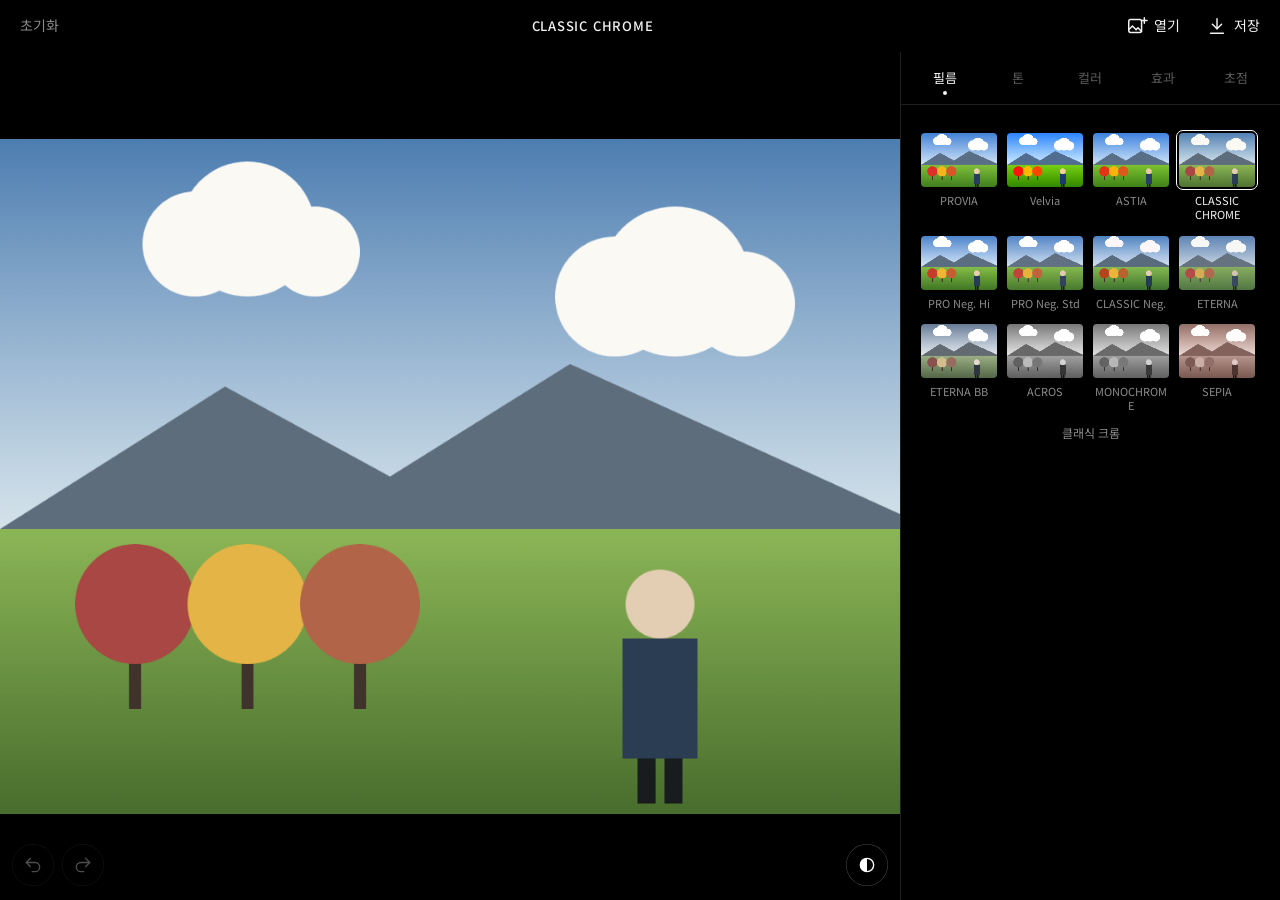
<file: film-3da31d36/index.html>
<!DOCTYPE html>
<html lang="ko">
<head>
<meta charset="utf-8">
<meta name="viewport" content="width=device-width,initial-scale=1,viewport-fit=cover">
<title>필름 시뮬레이션 필터</title>
<meta name="robots" content="noindex,nofollow">
<meta name="theme-color" content="#000000">
<meta name="apple-mobile-web-app-capable" content="yes">
<meta name="mobile-web-app-capable" content="yes">
<meta name="apple-mobile-web-app-status-bar-style" content="black">
<meta name="apple-mobile-web-app-title" content="Film">
<link rel="apple-touch-icon" href="icon-180.png">
<link rel="icon" href="icon-180.png">
<link rel="manifest" href="manifest.json">
<link rel="preconnect" href="https://fonts.googleapis.com">
<link href="https://fonts.googleapis.com/css2?family=Noto+Sans+KR:wght@400;500&display=swap" rel="stylesheet">
<style>
/* VOICE: quiet and exact, like a camera's own screen: the photo speaks, the chrome whispers.
   IDEA: a phone camera app: black ground, thin white lines, controls only where your thumb is.
   PICTURE: the photo itself, as large as the screen allows, with small overlay controls on its corners.
   COLOUR and TYPE: pure black, white, greys; one yellow only for the focus frame. Noto Sans KR 400/500, small and light.
   LAYOUT: top bar, photo, one tool panel, tab bar at the thumb. Above 900px the panel moves to a right column. */
:root{color-scheme:dark;--bg:#000;--ink:#f2f2f2;--mut:#8b8b8b;--dim:#5a5a5a;--line:#1f1f1f;--chip:#161616;--af:#ffd23f}
:root[data-theme=light],:root[data-theme=dark]{color-scheme:dark}
*{box-sizing:border-box;min-width:0;-webkit-tap-highlight-color:transparent}
html,body{height:100%}
body{margin:0;background:var(--bg);color:var(--ink);font:15px/1.4 "Noto Sans KR",-apple-system,system-ui,sans-serif;overflow:hidden;-webkit-user-select:none;user-select:none}
button{font:inherit;color:inherit;background:none;border:0;padding:0;cursor:pointer}
button:focus-visible,input:focus-visible,.tbtn:focus-within{outline:1.5px solid #fff;outline-offset:2px;border-radius:8px}
svg.i{width:22px;height:22px;fill:none;stroke:currentColor;stroke-width:1.6;stroke-linecap:round;stroke-linejoin:round;flex:none}

.app{height:100%;height:100dvh;display:grid;grid-template-rows:auto minmax(0,1fr) auto;padding-top:env(safe-area-inset-top)}
.top{display:flex;align-items:center;gap:6px;height:52px;padding:0 max(10px,env(safe-area-inset-left)) 0 max(10px,env(safe-area-inset-right))}
.tbtn{position:relative;display:inline-flex;align-items:center;gap:6px;min-height:44px;padding:0 10px;font-size:14px;color:var(--ink)}
.tbtn.q{color:var(--mut)}
.tbtn input{position:absolute;width:1px;height:1px;opacity:0}
.name{flex:1;text-align:center;font-size:13px;color:var(--mut);letter-spacing:.06em;white-space:nowrap;overflow:hidden;text-overflow:ellipsis}
.name b{color:var(--ink);font-weight:500}

.view{position:relative;overflow:hidden;touch-action:manipulation}
.view canvas{position:absolute;inset:6px 0;width:100%;height:calc(100% - 12px);object-fit:contain;display:block}
.ov{position:absolute;bottom:14px;display:flex;gap:8px}
.ov.l{left:12px}.ov.r{right:12px}
.rb{width:42px;height:42px;border-radius:50%;display:grid;place-items:center;background:rgba(0,0,0,.5);box-shadow:inset 0 0 0 .5px rgba(255,255,255,.28);color:#fff;transition:opacity .15s}
.rb:disabled{opacity:.3;cursor:default}
.rb svg.i{width:20px;height:20px}
.rb.on{background:#fff;color:#000}
.af{position:absolute;width:62px;height:62px;margin:-31px 0 0 -31px;border:1.5px solid var(--af);border-radius:3px;pointer-events:none;opacity:0;transform:scale(1.3);transition:opacity .2s,transform .2s}
.af.on{opacity:1;transform:scale(1)}
.badge{position:absolute;top:14px;left:50%;transform:translateX(-50%);padding:5px 11px;border-radius:99px;background:rgba(0,0,0,.55);box-shadow:inset 0 0 0 .5px rgba(255,255,255,.25);font-size:12px;color:#fff;opacity:0;transition:opacity .15s;pointer-events:none;white-space:nowrap}
.badge.on{opacity:1}

.side{display:flex;flex-direction:column;border-top:.5px solid var(--line)}
.panel{height:188px;overflow-y:auto;padding:6px 18px 4px;overscroll-behavior:contain;scrollbar-width:none}
.panel::-webkit-scrollbar{display:none}
.pane[hidden]{display:none}
.tabs{display:flex;justify-content:space-around;padding:2px 8px calc(4px + env(safe-area-inset-bottom));border-top:.5px solid var(--line)}
.tab{flex:1;min-height:48px;font-size:13px;color:var(--dim);position:relative}
.tab[aria-selected=true]{color:var(--ink)}
.tab[aria-selected=true]::after{content:"";position:absolute;left:50%;bottom:7px;width:4px;height:4px;margin-left:-2px;border-radius:50%;background:var(--ink)}

.reel{display:flex;gap:10px;overflow-x:auto;scroll-snap-type:x proximity;padding:14px 2px 6px;scrollbar-width:none}
.reel::-webkit-scrollbar{display:none}
.fr{flex:none;width:72px;display:flex;flex-direction:column;align-items:center;gap:7px;scroll-snap-align:center}
.fr canvas{width:72px;height:52px;border-radius:4px;object-fit:cover;background:#151515;display:block;outline:1.5px solid transparent;outline-offset:2px;transition:outline-color .15s}
.fr span{font-size:11px;color:var(--mut);line-height:1.25;text-align:center;width:100%;overflow-wrap:anywhere}
.fr[aria-pressed=true] canvas{outline-color:#fff}
.fr[aria-pressed=true] span{color:var(--ink)}
.sub{font-size:12px;color:var(--mut);text-align:center;margin:6px 0 0;min-height:17px}

.sl{display:grid;grid-template-columns:76px minmax(0,1fr) 44px;align-items:center;gap:10px;min-height:52px}
.sl label{font-size:13px;color:var(--mut)}
.sl output{font-size:14px;text-align:right;font-variant-numeric:tabular-nums;white-space:nowrap}
.sl output.z{color:var(--dim)}
input[type=range]{-webkit-appearance:none;appearance:none;width:100%;height:36px;margin:0;background:transparent;cursor:pointer}
input[type=range]::-webkit-slider-runnable-track{height:2px;border-radius:2px;background:var(--trk,#333)}
input[type=range]::-moz-range-track{height:2px;border-radius:2px;background:var(--trk,#333)}
input[type=range]::-webkit-slider-thumb{-webkit-appearance:none;width:20px;height:20px;margin-top:-9px;border-radius:50%;background:#fff;border:0;box-shadow:0 1px 4px rgba(0,0,0,.6)}
input[type=range]::-moz-range-thumb{width:20px;height:20px;border-radius:50%;background:#fff;border:0}
input[type=range]:disabled{opacity:.35}
.sg{display:grid;grid-template-columns:76px minmax(0,1fr);align-items:center;gap:10px;min-height:52px}
.sg>span{font-size:13px;color:var(--mut)}
.pills{display:flex;gap:6px;flex-wrap:wrap}
.pills button{flex:1;min-height:34px;padding:0 8px;border-radius:99px;font-size:13px;color:var(--mut);background:var(--chip)}
.pills button[aria-pressed=true]{background:var(--ink);color:#000}
.tip{font-size:12px;color:var(--mut);margin:4px 0 8px}

.toast{position:fixed;left:50%;top:calc(64px + env(safe-area-inset-top));transform:translateX(-50%);padding:9px 15px;border-radius:99px;background:#f2f2f2;color:#000;font-size:13px;opacity:0;transition:opacity .2s;pointer-events:none;z-index:10;white-space:nowrap}
.toast.on{opacity:1}
.sheet{position:fixed;inset:0;background:rgba(0,0,0,.94);display:none;flex-direction:column;align-items:center;justify-content:center;gap:14px;padding:20px;z-index:9}
.sheet.on{display:flex}
.sheet img{max-width:100%;max-height:74vh;-webkit-user-select:auto;user-select:auto;-webkit-touch-callout:default}
.sheet p{margin:0;font-size:14px;color:var(--mut)}
.sheet button{min-height:44px;padding:0 22px;border-radius:99px;box-shadow:inset 0 0 0 .5px #555}

@media(min-width:900px){
 .app{grid-template-columns:minmax(0,1fr) 380px;grid-template-rows:auto minmax(0,1fr)}
 .top{grid-column:1/-1}
 .side{border-top:0;border-left:.5px solid var(--line)}
 .tabs{order:-1;border-top:0;border-bottom:.5px solid var(--line);padding-bottom:2px}
 .panel{height:auto;flex:1;padding-top:14px}
 .reel{flex-wrap:wrap;overflow:visible;gap:14px 10px}
 .fr{width:76px}.fr canvas{width:76px;height:54px}
}
@media(prefers-reduced-motion:reduce){*{transition:none!important}}
</style>
</head>
<body>
<svg width="0" height="0" style="position:absolute" aria-hidden="true">
 <symbol id="i-undo" viewBox="0 0 24 24"><path d="M9 14 4 9l5-5"/><path d="M4 9h10.5a5.5 5.5 0 0 1 0 11H11"/></symbol>
 <symbol id="i-redo" viewBox="0 0 24 24"><path d="m15 14 5-5-5-5"/><path d="M20 9H9.5a5.5 5.5 0 0 0 0 11H13"/></symbol>
 <symbol id="i-cmp" viewBox="0 0 24 24"><circle cx="12" cy="12" r="8"/><path d="M12 4a8 8 0 0 0 0 16z" fill="currentColor" stroke="none"/></symbol>
 <symbol id="i-open" viewBox="0 0 24 24"><rect x="3" y="5" width="14" height="14" rx="2"/><path d="m3 16 4-4 4 4 2-2 4 4"/><path d="M20 3v6M17 6h6"/></symbol>
 <symbol id="i-save" viewBox="0 0 24 24"><path d="M12 4v11"/><path d="m7 10 5 5 5-5"/><path d="M5 20h14"/></symbol>
</svg>
<div class="app">
 <header class="top">
  <button class="tbtn q" id="reset" type="button">초기화</button>
  <div class="name" id="name"><b>CLASSIC CHROME</b></div>
  <label class="tbtn" title="사진 열기"><svg class="i"><use href="#i-open"/></svg>열기<input type="file" id="file" accept="image/*"></label>
  <button class="tbtn" id="save" type="button"><svg class="i"><use href="#i-save"/></svg>저장</button>
 </header>
 <main class="view" id="view">
  <canvas id="cv" aria-label="보정된 사진 미리보기"></canvas>
  <div class="af" id="af"></div>
  <div class="badge" id="badge"></div>
  <div class="ov l">
   <button class="rb" id="undo" type="button" aria-label="이전 단계"><svg class="i"><use href="#i-undo"/></svg></button>
   <button class="rb" id="redo" type="button" aria-label="다시 실행"><svg class="i"><use href="#i-redo"/></svg></button>
  </div>
  <div class="ov r"><button class="rb" id="hold" type="button" aria-label="누르고 있는 동안 원본 보기"><svg class="i"><use href="#i-cmp"/></svg></button></div>
 </main>
 <section class="side">
  <div class="panel" id="panel">
   <div class="pane" data-p="film"><div class="reel" id="reel" role="group" aria-label="필름 시뮬레이션"></div><p class="sub" id="simk"></p></div>
   <div class="pane" data-p="tone" hidden></div>
   <div class="pane" data-p="color" hidden></div>
   <div class="pane" data-p="fx" hidden></div>
   <div class="pane" data-p="focus" hidden></div>
  </div>
  <nav class="tabs" role="tablist" id="tabs">
   <button class="tab" role="tab" data-t="film" aria-selected="true">필름</button>
   <button class="tab" role="tab" data-t="tone" aria-selected="false">톤</button>
   <button class="tab" role="tab" data-t="color" aria-selected="false">컬러</button>
   <button class="tab" role="tab" data-t="fx" aria-selected="false">효과</button>
   <button class="tab" role="tab" data-t="focus" aria-selected="false">초점</button>
  </nav>
 </section>
</div>
<div class="sheet" id="sheet"><img id="outimg" alt="보정된 사진"><p>이미지를 길게 눌러 사진에 저장하세요</p><button id="close" type="button">닫기</button></div>
<div class="toast" id="toast" role="status"></div>
<script type="text/plain" id="engine">
const SIMS=[
 {id:'provia',sat:1,con:.12},
 {id:'velvia',sat:1.38,con:.3,bands:[['b','c',-.05,1.12],['g','y',.08,1.15],['r','r',0,1.1]]},
 {id:'astia',sat:1.1,con:.04,bands:[['r','y',.08,.95]],hi:[.012,.006,0]},
 {id:'cc',sat:.72,con:.26,blk:.025,wht:.03,bands:[['r','r',0,.78],['g','y',.22,.8],['b','c',.18,.85]],sh:[-.012,.006,.018],hi:[.015,.008,-.012]},
 {id:'pnh',sat:.88,con:.2,bands:[['r','y',.06,.92]]},
 {id:'pns',sat:.8,con:-.02,blk:.015,bands:[['r','y',.05,.9]]},
 {id:'cn',sat:.82,con:.34,blk:.02,wht:.03,bands:[['g','c',.25,.85],['r','y',.18,.9],['b','c',.1,.9]],sh:[-.03,.012,.008],hi:[.02,-.006,.004]},
 {id:'et',sat:.6,con:-.16,blk:.04,wht:.03,bands:[['g','c',.12,.85]],sh:[-.01,.006,.012]},
 {id:'ebb',sat:.32,con:.45,blk:.01},
 {id:'acros',mono:1,con:.3,grain:.5},
 {id:'mono',mono:1,con:.15},
 {id:'sepia',mono:1,con:.08,tint:[.07,.015]}
];
const yiq=(r,g,b)=>[.596*r-.274*g-.322*b,.211*r-.523*g+.312*b];
const ang=c=>{const q=yiq(c[0],c[1],c[2]);return Math.atan2(q[1],q[0])};
const HA={r:ang([1,.1,.1]),y:ang([1,.85,.1]),g:ang([.2,.8,.2]),c:ang([.1,.8,.9]),b:ang([.15,.3,1])};
const wrapA=a=>{while(a>Math.PI)a-=2*Math.PI;while(a<-Math.PI)a+=2*Math.PI;return a};
const GT=256,tile=new Float32Array(GT*GT);
{const raw=new Float32Array(GT*GT);for(let i=0;i<raw.length;i++)raw[i]=(Math.random()+Math.random()+Math.random()-1.5)*1.4;
 for(let y=0;y<GT;y++)for(let x=0;x<GT;x++){let s=0;for(let dy=-1;dy<2;dy++)for(let dx=-1;dx<2;dx++)s+=raw[((y+dy+GT)%GT)*GT+(x+dx+GT)%GT]*(dx||dy?.6:1.6);tile[y*GT+x]=s/4.4}}

function toneLUT(sim,S){
 const L=new Float32Array(1024),con=sim.con||0,blk=sim.blk||0,wht=sim.wht||0;
 for(let i=0;i<1024;i++){let y=i/1023;
  y=y+con*(y*y*(3-2*y)-y);
  y-=S.sh*.045*(1-y)*(1-y)*y*6.75;
  y+=S.hl*.045*y*y*(1-y)*6.75;
  y=blk+y*(1-blk-wht);
  L[i]=y<0?0:y>1?1:y}
 return L}

// colour pipeline baked into a 33^3 LUT: white balance, exposure, film sim, colour, colour chrome, tone, split tone
function buildCLUT(S,simId,N){
 const sim=SIMS.find(x=>x.id===simId)||SIMS[3],M=N-1,L=new Float32Array(N*N*N*3),lut=toneLUT(sim,S),ev=Math.pow(2,S.ev);
 const wr=1+S.wr*.012,wb=1+S.wb*.012,wg=1-(S.wr+S.wb)*.003,sat=(sim.sat||1)*(1+S.col*.1);
 const bands=(sim.bands||[]).map(b=>({c:HA[b[0]],dh:wrapA(HA[b[1]]-HA[b[0]])*b[2],m:b[3]}));
 const cce=[0,.12,.22][S.cce],ccb=[0,.14,.26][S.ccb],sh=sim.sh||[0,0,0],hi=sim.hi||[0,0,0],tint=sim.tint,BW=.65;
 let o=0;
 for(let bi=0;bi<N;bi++)for(let gi=0;gi<N;gi++)for(let ri=0;ri<N;ri++){
  let r=ri/M*wr*ev,g=gi/M*wg*ev,b=bi/M*wb*ev;
  let Y=.299*r+.587*g+.114*b,I=.596*r-.274*g-.322*b,Q=.211*r-.523*g+.312*b;
  if(sim.mono){I=0;Q=0}else{
   let C=Math.sqrt(I*I+Q*Q);
   if(C>1e-4){let h=Math.atan2(Q,I),dh=0,m=1,bw=0;
    for(const k of bands){const w=1-Math.abs(wrapA(h-k.c))/BW;if(w>0){dh+=k.dh*w;m*=1+(k.m-1)*w}}
    if(ccb){const w=1-Math.abs(wrapA(h-HA.b))/BW;if(w>0)bw=w}
    const cn=Math.min(C/.28,1);
    Y*=1-cce*cn*cn-ccb*bw*cn;
    C*=sat*m;h+=dh;I=C*Math.cos(h);Q=C*Math.sin(h)}}
  Y=lut[Math.max(0,Math.min(1023,(Y*1023)|0))];
  if(tint){const t=4*Y*(1-Y)+.25;I=tint[0]*t;Q=tint[1]*t}
  r=Y+.956*I+.621*Q;g=Y-.272*I-.647*Q;b=Y-1.106*I+1.703*Q;
  const s2=(1-Y)*(1-Y),h2=Y*Y;
  L[o++]=r+sh[0]*s2+hi[0]*h2;L[o++]=g+sh[1]*s2+hi[1]*h2;L[o++]=b+sh[2]*s2+hi[2]*h2}
 return L}

function apply(src,W,Hh,gscale,S,L,simId,N){
 const d=src.data,out=new ImageData(W,Hh),o=out.data,N1=N*3,N2=N*N*3,f=(N-1)/255,MX=N-2;
 const gAmt=[0,.035,.065][S.grain]+(simId==='acros'?.012:0),gs=Math.max(1,(S.gsize?2.2:1.1)*gscale),vig=S.vig*.06;
 for(let y=0,p=0;y<Hh;y++){const vy=(y/Hh-.5)*2,gy=(((y/gs)|0)&255)*GT;
  for(let x=0;x<W;x++,p+=4){
   const fr=d[p]*f,fg=d[p+1]*f,fb=d[p+2]*f;
   let ri=fr|0,gi=fg|0,bi=fb|0;if(ri>MX)ri=MX;if(gi>MX)gi=MX;if(bi>MX)bi=MX;
   const tr=fr-ri,tg=fg-gi,tb=fb-bi,i0=bi*N2+gi*N1+ri*3,i2=i0+N1,i4=i0+N2,i6=i4+N1;
   let a,b2,c,e,c0,c1,r,g,b;
   a=L[i0]+(L[i0+3]-L[i0])*tr;b2=L[i2]+(L[i2+3]-L[i2])*tr;c=L[i4]+(L[i4+3]-L[i4])*tr;e=L[i6]+(L[i6+3]-L[i6])*tr;
   c0=a+(b2-a)*tg;c1=c+(e-c)*tg;r=c0+(c1-c0)*tb;
   a=L[i0+1]+(L[i0+4]-L[i0+1])*tr;b2=L[i2+1]+(L[i2+4]-L[i2+1])*tr;c=L[i4+1]+(L[i4+4]-L[i4+1])*tr;e=L[i6+1]+(L[i6+4]-L[i6+1])*tr;
   c0=a+(b2-a)*tg;c1=c+(e-c)*tg;g=c0+(c1-c0)*tb;
   a=L[i0+2]+(L[i0+5]-L[i0+2])*tr;b2=L[i2+2]+(L[i2+5]-L[i2+2])*tr;c=L[i4+2]+(L[i4+5]-L[i4+2])*tr;e=L[i6+2]+(L[i6+5]-L[i6+2])*tr;
   c0=a+(b2-a)*tg;c1=c+(e-c)*tg;b=c0+(c1-c0)*tb;
   if(gAmt){const Y=.299*r+.587*g+.114*b,n=tile[gy+(((x/gs)|0)&255)]*gAmt*(.35+2.6*Y*(1-Y));r+=n;g+=n;b+=n}
   if(vig){const vx=(x/W-.5)*2,dd=vx*vx+vy*vy-.35;if(dd>0){const k=1-vig*dd;r*=k;g*=k;b*=k}}
   o[p]=r*255;o[p+1]=g*255;o[p+2]=b*255;o[p+3]=255}}
 return out}

// focus blur
const APK=[0,.005,.009,.015];
function box(a,t,w,h,r){const iv=1/(2*r+1);
 for(let y=0;y<h;y++){const o=y*w;let s=0;for(let k=-r;k<=r;k++)s+=a[o+(k<0?0:k>w-1?w-1:k)];
  for(let x=0;x<w;x++){t[x]=s;const xa=x+r+1,xb=x-r;s+=a[o+(xa>w-1?w-1:xa)]-a[o+(xb<0?0:xb)]}
  for(let x=0;x<w;x++)a[o+x]=t[x]*iv}
 for(let x=0;x<w;x++){let s=0;for(let k=-r;k<=r;k++)s+=a[(k<0?0:k>h-1?h-1:k)*w+x];
  for(let y=0;y<h;y++){t[y]=s;const ya=y+r+1,yb=y-r;s+=a[(ya>h-1?h-1:ya)*w+x]-a[(yb<0?0:yb)*w+x]}
  for(let y=0;y<h;y++)a[y*w+x]=t[y]*iv}}
function blurID(id,w,h,r){
 const n=w*h,d=id.data,P=[new Float32Array(n),new Float32Array(n),new Float32Array(n)],t=new Float32Array(Math.max(w,h));
 for(let i=0,p=0;i<n;i++,p+=4){const a=d[p]/255,b=d[p+1]/255,c=d[p+2]/255,q=Math.max(0,(.299*a+.587*b+.114*c-.7)/.3),k=1+2.5*q*q;P[0][i]=a*a*k;P[1][i]=b*b*k;P[2][i]=c*c*k}
 const rb=Math.max(1,Math.round(r/1.6));
 for(const a of P)for(let i=0;i<3;i++)box(a,t,w,h,rb);
 const out=new ImageData(w,h),o=out.data;
 for(let i=0,p=0;i<n;i++,p+=4){o[p]=Math.sqrt(P[0][i])*255;o[p+1]=Math.sqrt(P[1][i])*255;o[p+2]=Math.sqrt(P[2][i])*255;o[p+3]=255}
 return out}
function fmask(xn,yn,W,H,S){const L=Math.max(W,H),dx=(xn-S.fx)*W/L,dy=(yn-S.fy)*H/L,d=Math.sqrt(dx*dx+dy*dy),r0=S.fsz/100*.5,b=.1+r0*.8;let t=(d-r0)/b;t=t<0?0:t>1?1:t;return t*t*(3-2*t)}
function makeBlurs(id,w,h,S){const R=Math.max(w,h)*APK[S.ap];return[blurID(id,w,h,R*.4),blurID(id,w,h,R)]}
function blurMix(b1,b2,w,h,S){const out=new ImageData(w,h),o=out.data,p1=b1.data,p2=b2.data,M=maskFn(w,h,S),r0=M.r0,ib=1/M.b,dx2=M.dx2;
 for(let y=0,p=0;y<h;y++){const dy2=M.row(y);for(let x=0;x<w;x++,p+=4){let t=(Math.sqrt(dx2[x]+dy2)-r0)*ib;t=t<0?0:t>1?1:t;let a=(t*t*(3-2*t)-.5)*2;a=a<0?0:a;
  o[p]=p1[p]+(p2[p]-p1[p])*a;o[p+1]=p1[p+1]+(p2[p+1]-p1[p+1])*a;o[p+2]=p1[p+2]+(p2[p+2]-p1[p+2])*a;o[p+3]=255}}
 return out}
// mask m(x,y): 0 in focus .. 1 fully blurred; rows/cols precomputed
function maskFn(W,H,S){const L=Math.max(W,H),dx2=new Float32Array(W),r0=S.fsz/100*.5,b=.1+r0*.8;
 for(let x=0;x<W;x++){const d=((x+.5)/W-S.fx)*W/L;dx2[x]=d*d}
 return{dx2,r0,b,row(y){const d=((y+.5)/H-S.fy)*H/L;return d*d}}}
function mixFocus(src,w,h,bm,S){// bm may be smaller than src: sampled bilinearly only where needed
 const out=new ImageData(w,h),o=out.data,s=src.data,b=bm.data,bw=bm.width,bh=bm.height,kx=bw/w,ky=bh/h,M=maskFn(w,h,S),r0=M.r0,ib=1/M.b,dx2=M.dx2;
 for(let y=0,p=0;y<h;y++){const dy2=M.row(y);let fy=(y+.5)*ky-.5;if(fy<0)fy=0;let y0=fy|0;if(y0>bh-2)y0=Math.max(0,bh-2);const ty=Math.min(1,fy-y0),R0=y0*bw,R1=Math.min(bh-1,y0+1)*bw;
  for(let x=0;x<w;x++,p+=4){let t=(Math.sqrt(dx2[x]+dy2)-r0)*ib;
   if(t<=0){o[p]=s[p];o[p+1]=s[p+1];o[p+2]=s[p+2];o[p+3]=255;continue}
   t=t>1?1:t;let a=t*t*(3-2*t)*2;a=a>1?1:a;
   let fx=(x+.5)*kx-.5;if(fx<0)fx=0;let x0=fx|0;if(x0>bw-2)x0=Math.max(0,bw-2);const tx=Math.min(1,fx-x0),x1=Math.min(bw-1,x0+1);
   const q0=(R0+x0)*4,q1=(R0+x1)*4,q2=(R1+x0)*4,q3=(R1+x1)*4;
   for(let k=0;k<3;k++){const u=b[q0+k]+(b[q1+k]-b[q0+k])*tx,v=b[q2+k]+(b[q3+k]-b[q2+k])*tx,bv=u+(v-u)*ty;o[p+k]=s[p+k]+(bv-s[p+k])*a}
   o[p+3]=255}}
 return out}
function upscale(src,W,H){const sw=src.width,sh=src.height,s=src.data,out=new ImageData(W,H),o=out.data,kx=sw/W,ky=sh/H;
 for(let y=0,p=0;y<H;y++){let fy=(y+.5)*ky-.5;if(fy<0)fy=0;let y0=fy|0;if(y0>sh-2)y0=Math.max(0,sh-2);const ty=Math.min(1,fy-y0),r0=y0*sw,r1=Math.min(sh-1,y0+1)*sw;
  for(let x=0;x<W;x++,p+=4){let fx=(x+.5)*kx-.5;if(fx<0)fx=0;let x0=fx|0;if(x0>sw-2)x0=Math.max(0,sw-2);const tx=Math.min(1,fx-x0),x1=Math.min(sw-1,x0+1);
   const a=(r0+x0)*4,b=(r0+x1)*4,c=(r1+x0)*4,d=(r1+x1)*4;
   for(let k=0;k<3;k++){const t=s[a+k]+(s[b+k]-s[a+k])*tx,u=s[c+k]+(s[d+k]-s[c+k])*tx;o[p+k]=t+(u-t)*ty}o[p+3]=255}}
 return out}

let P=null,HF=null,T=null,sc=1,tsc=1,bc=null,fcache={},cl={},ncl=0;
function clutFor(S,sim,N){const key=N+sim+'|'+[S.hl,S.sh,S.col,S.cce,S.ccb,S.wr,S.wb,S.ev].join(',');
 if(!cl[key]){if(++ncl>60){cl={};ncl=1}cl[key]=buildCLUT(S,sim,N)}return cl[key]}
// preview focus: blur once at half size, cache the mixed result per focus setting
function focused(src,S,tag){if(!S.ap)return src;const key=[S.ap,S.fx,S.fy,S.fsz].join(),c=fcache[tag];if(c&&c.key===key)return c.out;
 const hw=HF.width,hh=HF.height;if(!bc||bc.ap!==S.ap)bc={ap:S.ap,b:makeBlurs(HF,hw,hh,S)};
 const bm=blurMix(bc.b[0],bc.b[1],hw,hh,S);
 const out=mixFocus(src,src.width,src.height,bm,S);fcache[tag]={key,out};return out}
self.onmessage=e=>{const m=e.data;
 if(m.type==='src'){P=m.prev;HF=m.half;T=m.thumb;sc=m.scale;tsc=m.tscale;bc=null;fcache={};self.postMessage({type:'ready'});return}
 if(m.type==='render'){const S=m.S,low=m.q==='low',src=low?HF:P;
  const out=apply(focused(src,S,low?'h':'p'),src.width,src.height,sc*(low?.5:1),S,clutFor(S,S.sim,low?17:33),S.sim,low?17:33);
  self.postMessage({type:'frame',q:m.q,img:out},[out.data.buffer]);return}
 if(m.type==='thumbs'){const S=m.S,res=m.ids.map(id=>({id,img:apply(T,T.width,T.height,tsc,S,clutFor(S,id,17),id,17)}));
  self.postMessage({type:'thumbs',res},res.map(r=>r.img.data.buffer));return}
 if(m.type==='export'){const S=m.S,img=m.img,w=img.width,h=img.height;let src=img;
  if(S.ap){const sm=m.small,b=makeBlurs(sm,sm.width,sm.height,S);src=mixFocus(img,w,h,blurMix(b[0],b[1],sm.width,sm.height,S),S)}
  const out=apply(src,w,h,m.k,S,clutFor(S,S.sim,33),S.sim,33);
  self.postMessage({type:'export',img:out},[out.data.buffer])}};

</script>
<script>
{
// EXIF: read TIFF block from JPEG or HEIF, fix orientation, drop old thumbnail, insert into new JPEG
const EX=(()=>{
 const str=(u,i,n)=>String.fromCharCode(...u.subarray(i,i+n));
 const be32=(u,i)=>((u[i]<<24)>>>0)+(u[i+1]<<16)+(u[i+2]<<8)+u[i+3];
 const be16=(u,i)=>(u[i]<<8)|u[i+1];
 const beN=(u,i,n)=>n===0?0:n===2?be16(u,i):n===4?be32(u,i):be32(u,i)*4294967296+be32(u,i+4);
 function fromJpeg(u){
  let i=2;
  while(i+4<u.length&&u[i]===0xFF){
   const m=u[i+1];if(m===0xDA||m===0xD9)break;
   const L=be16(u,i+2);
   if(m===0xE1&&str(u,i+4,6)==='Exif\0\0')return u.slice(i+10,i+2+L);
   i+=2+L}
  return null}
 function boxes(u,s,e,cb){let i=s;while(i+8<=e){let sz=be32(u,i),h=8;const t=str(u,i+4,4);
  if(sz===1){sz=beN(u,i+8,8);h=16}else if(sz===0)sz=e-i;
  if(sz<h||i+sz>e)break;if(cb(t,i+h,i+sz)===false)return;i+=sz}}
 function fromHeif(u){
  let meta=null;boxes(u,0,u.length,(t,s,e)=>{if(t==='meta'){meta=[s+4,e];return false}});
  if(!meta)return null;
  let exifId=null,loc=null;
  boxes(u,meta[0],meta[1],(t,s,e)=>{
   if(t==='iinf'){const v=u[s];let p=s+4+(v===0?2:4);
    boxes(u,p,e,(t2,s2)=>{if(t2!=='infe')return;const v2=u[s2];if(v2<2)return;
     const id=v2===2?be16(u,s2+4):be32(u,s2+4),q=s2+4+(v2===2?2:4)+2;
     if(str(u,q,4)==='Exif')exifId=id})}
   if(t==='iloc')loc=[s,e]});
  if(exifId==null||!loc)return null;
  const s=loc[0],v=u[s];let p=s+4;
  const os=u[p]>>4,ls=u[p]&15,bs=u[p+1]>>4,is=(v===1||v===2)?u[p+1]&15:0;p+=2;
  const cnt=v<2?be16(u,p):be32(u,p);p+=v<2?2:4;
  for(let k=0;k<cnt;k++){
   const id=v<2?be16(u,p):be32(u,p);p+=v<2?2:4;
   let cm=0;if(v===1||v===2){cm=be16(u,p)&15;p+=2}
   p+=2;const base=beN(u,p,bs);p+=bs;
   const ec=be16(u,p);p+=2;let off=0,len=0;
   for(let x=0;x<ec;x++){p+=is;const o=beN(u,p,os);p+=os;const l=beN(u,p,ls);p+=ls;if(x===0){off=o;len=l}}
   if(id===exifId){if(cm!==0)return null;
    const a=base+off,th=be32(u,a),st=a+4+th;
    if(st+8>u.length)return null;
    return u.slice(st,len?a+len:u.length)}}
  return null}
 function fix(t){
  if(t.length<8)return null;
  const le=t[0]===0x49&&t[1]===0x49;if(!le&&!(t[0]===0x4D&&t[1]===0x4D))return null;
  const dv=new DataView(t.buffer,t.byteOffset,t.byteLength);
  const r16=i=>dv.getUint16(i,le),r32=i=>dv.getUint32(i,le);
  const ifd=r32(4);if(ifd+2>t.length)return null;
  const n=r16(ifd);
  for(let k=0;k<n;k++){const e=ifd+2+k*12;if(e+12>t.length)break;
   if(r16(e)===0x0112){dv.setUint16(e+8,1,le);dv.setUint16(e+10,0,le)}}
  const nx=ifd+2+n*12;if(nx+4<=t.length)dv.setUint32(nx,0,le); // drop IFD1 thumbnail of the unedited photo
  return t}
 function read(buf){
  const u=new Uint8Array(buf);let t=null;
  try{if(u[0]===0xFF&&u[1]===0xD8)t=fromJpeg(u);else if(str(u,4,4)==='ftyp')t=fromHeif(u)}catch(e){t=null}
  if(!t)return null;
  t=fix(new Uint8Array(t));
  return t&&t.length<=65525?t:null}
 function insert(jpg,t){
  const u=new Uint8Array(jpg);if(!t||u[0]!==0xFF||u[1]!==0xD8)return u;
  let rest=2;if(u[2]===0xFF&&u[3]===0xE0)rest=4+be16(u,4); // replace JFIF header
  const L=2+6+t.length;
  const hdr=[0xFF,0xD8,0xFF,0xE1,L>>8,L&255,69,120,105,102,0,0];
  const res=new Uint8Array(hdr.length+t.length+(u.length-rest));
  res.set(hdr,0);res.set(t,hdr.length);res.set(u.subarray(rest),hdr.length+t.length);
  return res}
 return{read,insert}})();

const $=id=>document.getElementById(id);
const NAMES=[['provia','PROVIA','스탠다드'],['velvia','Velvia','비비드'],['astia','ASTIA','소프트'],['cc','CLASSIC CHROME','클래식 크롬'],['pnh','PRO Neg. Hi','프로 네거티브 하이'],['pns','PRO Neg. Std','프로 네거티브 스탠다드'],['cn','CLASSIC Neg.','클래식 네거티브'],['et','ETERNA','시네마'],['ebb','ETERNA BB','블리치 바이패스'],['acros','ACROS','흑백 고계조'],['mono','MONOCHROME','흑백'],['sepia','SEPIA','세피아']];
const DEF={sim:'cc',hl:0,sh:0,col:0,grain:0,gsize:0,cce:0,ccb:0,wr:0,wb:0,ev:0,vig:0,ap:0,fsz:30,fx:.5,fy:.5};
let S={...DEF};
try{const s=JSON.parse(localStorage.getItem('fsim2')||'null')||JSON.parse(localStorage.getItem('fsim')||'{}');for(const k in DEF)if(typeof s[k]===typeof DEF[k])S[k]=s[k]}catch(e){}
const SL={hl:['하이라이트',-2,4,.5],sh:['섀도',-2,4,.5],ev:['노출',-2,2,.1],col:['컬러',-4,4,1],wr:['WB R',-9,9,1],wb:['WB B',-9,9,1],vig:['비네팅',0,10,1],fsz:['초점 범위',5,80,5]};
const SG={grain:['그레인',['끔','약하게','강하게']],gsize:['입자 크기',['작게','크게']],cce:['컬러 크롬',['끔','약하게','강하게']],ccb:['FX 블루',['끔','약하게','강하게']],ap:['아웃포커싱',['끔','F4','F2.8','F2']]};
const PANES={tone:['hl','sh','ev'],color:['col','wr','wb'],fx:['grain','gsize','cce','ccb','vig'],focus:['ap','fsz']};
const slHTML=k=>{const[l,mn,mx,st]=SL[k];return`<div class="sl"><label for="${k}" data-k="${k}">${l}</label><input type="range" id="${k}" min="${mn}" max="${mx}" step="${st}"><output id="o_${k}"></output></div>`};
const sgHTML=k=>`<div class="sg"><span>${SG[k][0]}</span><div class="pills" data-k="${k}">${SG[k][1].map((t,i)=>`<button type="button" data-v="${i}">${t}</button>`).join('')}</div></div>`;
for(const p in PANES)document.querySelector(`[data-p=${p}]`).innerHTML=PANES[p].map(k=>SL[k]?slHTML(k):sgHTML(k)).join('')+(p==='focus'?'<p class="tip">사진을 탭하면 그 위치에 초점이 맞아요. 바깥으로 갈수록 흐려져요.</p>':p==='tone'||p==='color'?'<p class="tip">이름을 두 번 누르면 0으로 돌아가요.</p>':'');
const reel=$('reel');
reel.innerHTML=NAMES.map(([id,n])=>`<button class="fr" type="button" data-id="${id}"><canvas width="144" height="104"></canvas><span>${n}</span></button>`).join('');

const cv=$('cv'),ctx=cv.getContext('2d');
const fc=document.createElement('canvas'),fctx=fc.getContext('2d');
const oc=document.createElement('canvas'),octx=oc.getContext('2d');
const lc=document.createElement('canvas'),lctx=lc.getContext('2d');
let src=null,orig=false,exifT=null;

// worker (falls back to the main thread when a worker can't start)
const ENG=$('engine').textContent;let wk=null,fallen=false,ready=false,busy=false,wantR=null,wantT=false,wantX=null,lastSrcMsg=null,thumbT=0;
function fakeWorker(){const outer={onmessage:null,postMessage(m){setTimeout(()=>inner.onmessage({data:m}),0)},terminate(){}};
 const inner={onmessage:null,postMessage(m){setTimeout(()=>outer.onmessage&&outer.onmessage({data:m}),0)}};
 new Function('self',ENG)(inner);return outer}
function startWorker(){
 try{wk=new Worker(URL.createObjectURL(new Blob([ENG],{type:'text/javascript'})));wk.onerror=()=>{if(!fallen){fallen=true;try{wk.terminate()}catch(e){}wk=fakeWorker();wk.onmessage=onMsg;busy=false;ready=false;if(lastSrcMsg)wk.postMessage(lastSrcMsg)}}}
 catch(e){fallen=true;wk=fakeWorker()}
 wk.onmessage=onMsg}
function onMsg(e){const m=e.data;
 if(m.type==='ready'){ready=true;busy=false;wantR=wantR||'full';wantT=true;pump();return}
 if(m.type==='frame'){busy=false;showFrame(m.img,m.q);if(m.q==='full'){clearTimeout(thumbT);thumbT=setTimeout(()=>{wantT=true;pump()},220)}pump();return}
 if(m.type==='thumbs'){busy=false;for(const r of m.res){const c=reel.querySelector(`[data-id="${r.id}"] canvas`);c.width=r.img.width;c.height=r.img.height;c.getContext('2d').putImageData(r.img,0,0)}pump();return}
 if(m.type==='export'){busy=false;const x=wantX;wantX=null;x.done(m.img);pump()}}
function pump(){if(busy||!ready)return;
 if(wantX&&!wantX.sent){busy=true;wantX.sent=true;wk.postMessage(wantX.msg,[wantX.msg.img.data.buffer]);return}
 if(wantX)return;
 if(wantR){const q=wantR;wantR=null;busy=true;wk.postMessage({type:'render',q,S:{...S}});return}
 if(wantT){wantT=false;busy=true;wk.postMessage({type:'thumbs',S:{...S},ids:NAMES.map(n=>n[0])})}}
function request(q){if(!src)return;wantR=q==='full'||wantR==='full'?'full':'low';pump()}
function showFrame(img,q){
 if(q==='low'){lc.width=img.width;lc.height=img.height;lctx.putImageData(img,0,0);fctx.imageSmoothingQuality='high';fctx.drawImage(lc,0,0,fc.width,fc.height)}
 else fctx.putImageData(img,0,0);
 if(!orig)ctx.drawImage(fc,0,0)}

function loadSource(source,w,h){
 src={source,w,h};
 const k=Math.min(1,1080/Math.max(w,h)),pw=Math.round(w*k),ph=Math.round(h*k);
 for(const c of[cv,fc,oc]){c.width=pw;c.height=ph}
 octx.drawImage(source,0,0,pw,ph);ctx.drawImage(oc,0,0);
 const prev=octx.getImageData(0,0,pw,ph);
 const hc=document.createElement('canvas');hc.width=Math.max(1,pw>>1);hc.height=Math.max(1,ph>>1);hc.getContext('2d').drawImage(oc,0,0,hc.width,hc.height);
 const tk=Math.max(144/w,104/h),tw=Math.round(w*tk),th=Math.round(h*tk),tc=document.createElement('canvas');tc.width=tw;tc.height=th;tc.getContext('2d').drawImage(source,0,0,tw,th);
 lastSrcMsg={type:'src',prev,half:hc.getContext('2d').getImageData(0,0,hc.width,hc.height),thumb:tc.getContext('2d').getImageData(0,0,tw,th),scale:k,tscale:tk};
 ready=false;busy=false;wantR='full';wk.postMessage(lastSrcMsg)}

// state ↔ UI
const fmt=(k,v)=>k==='ev'?(v>0?'+':v<0?'−':'±')+Math.abs(v).toFixed(1):k==='vig'?String(v):k==='fsz'?v+'%':(v>0?'+':v<0?'−':'±')+Math.abs(v);
function track(k){const[,mn,mx]=SL[k],z=Math.min(Math.max((0-mn)/(mx-mn),0),1)*100,v=(S[k]-mn)/(mx-mn)*100,a=Math.min(z,v),b=Math.max(z,v);
 $(k).style.setProperty('--trk',`linear-gradient(90deg,#333 ${a}%,#f2f2f2 ${a}%,#f2f2f2 ${b}%,#333 ${b}%)`)}
function sync(){
 for(const k in SL){$(k).value=S[k];const o=$('o_'+k);o.textContent=fmt(k,S[k]);o.classList.toggle('z',k!=='fsz'&&!S[k]);track(k)}
 document.querySelectorAll('.pills').forEach(el=>el.querySelectorAll('button').forEach(b=>b.setAttribute('aria-pressed',+b.dataset.v===S[el.dataset.k])));
 reel.querySelectorAll('.fr').forEach(b=>b.setAttribute('aria-pressed',b.dataset.id===S.sim));
 const n=NAMES.find(x=>x[0]===S.sim)||NAMES[3];$('name').firstChild.textContent=n[1];$('simk').textContent=n[2];
 $('fsz').disabled=!S.ap;
 try{localStorage.setItem('fsim2',JSON.stringify(S))}catch(e){}}

// history
const hist=[],fut=[];let last=JSON.stringify(S);
function commit(){const j=JSON.stringify(S);if(j!==last){hist.push(last);if(hist.length>80)hist.shift();fut.length=0;last=j}hb()}
function hb(){$('undo').disabled=!hist.length;$('redo').disabled=!fut.length}
function stepHist(from,to,msg){if(!from.length)return;to.push(last);S=JSON.parse(from.pop());last=JSON.stringify(S);sync();request('full');hb();badge(msg)}
$('undo').addEventListener('click',()=>stepHist(hist,fut,'이전 단계'));
$('redo').addEventListener('click',()=>stepHist(fut,hist,'다시 실행'));
document.addEventListener('keydown',e=>{if((e.ctrlKey||e.metaKey)&&e.key.toLowerCase()==='z'){e.preventDefault();e.shiftKey?stepHist(fut,hist,'다시 실행'):stepHist(hist,fut,'이전 단계')}});

// controls
for(const k in SL){const el=$(k);
 el.addEventListener('input',()=>{S[k]=+el.value;$('o_'+k).textContent=fmt(k,S[k]);$('o_'+k).classList.toggle('z',k!=='fsz'&&!S[k]);track(k);if(k==='fsz')showAF();request('low')});
 el.addEventListener('change',()=>{S[k]=+el.value;sync();request('full');commit()})}
document.querySelectorAll('.sl label').forEach(l=>l.addEventListener('dblclick',()=>{const k=l.dataset.k;S[k]=DEF[k];sync();request('full');commit()}));
document.querySelectorAll('.pills').forEach(el=>el.addEventListener('click',e=>{const b=e.target.closest('button');if(!b)return;const k=el.dataset.k;S[k]=+b.dataset.v;sync();request('full');commit();if(k==='ap'&&S.ap)showAF()}));
function pick(id,scroll){S.sim=id;sync();request('full');commit();const b=reel.querySelector(`[data-id="${id}"]`);if(scroll){b.focus();b.scrollIntoView({block:'nearest',inline:'center'})}}
reel.addEventListener('click',e=>{const b=e.target.closest('.fr');if(b)pick(b.dataset.id)});
reel.addEventListener('keydown',e=>{if(e.key!=='ArrowRight'&&e.key!=='ArrowLeft')return;e.preventDefault();const i=NAMES.findIndex(n=>n[0]===S.sim);pick(NAMES[(i+(e.key==='ArrowRight'?1:NAMES.length-1))%NAMES.length][0],true)});
$('reset').addEventListener('click',()=>{S={...DEF,sim:S.sim};sync();request('full');commit();badge('초기화')});
$('tabs').addEventListener('click',e=>{const t=e.target.closest('.tab');if(!t)return;
 document.querySelectorAll('.tab').forEach(x=>x.setAttribute('aria-selected',x===t));
 document.querySelectorAll('.pane').forEach(p=>p.hidden=p.dataset.p!==t.dataset.t);$('panel').scrollTop=0;
 if(t.dataset.t==='film'){const b=reel.querySelector('[aria-pressed=true]');if(b)b.scrollIntoView({block:'nearest',inline:'center'})}});

// photo area: focus tap, compare
function rect(){const r=cv.getBoundingClientRect(),s=Math.min(r.width/cv.width,r.height/cv.height),w=cv.width*s,h=cv.height*s;return{l:r.left+(r.width-w)/2,t:r.top+(r.height-h)/2,w,h}}
function showAF(){const v=$('view').getBoundingClientRect(),d=rect(),af=$('af');
 af.style.left=(d.l-v.left+S.fx*d.w)+'px';af.style.top=(d.t-v.top+S.fy*d.h)+'px';af.classList.add('on');clearTimeout(showAF.t);showAF.t=setTimeout(()=>af.classList.remove('on'),1300)}
cv.addEventListener('click',e=>{if(orig||!src)return;
 if(!S.ap){if(!$('tabs').querySelector('[data-t=focus][aria-selected=true]'))return;toast('아웃포커싱을 먼저 켜주세요');return}
 const d=rect();S.fx=Math.min(1,Math.max(0,(e.clientX-d.l)/d.w));S.fy=Math.min(1,Math.max(0,(e.clientY-d.t)/d.h));sync();request('full');commit();showAF()});
const hold=$('hold');
const setOrig=v=>{orig=v;hold.classList.toggle('on',v);ctx.drawImage(v?oc:fc,0,0);badge(v?'원본':'',v)};
hold.addEventListener('pointerdown',e=>{e.preventDefault();setOrig(true)});
['pointerup','pointerleave','pointercancel'].forEach(t=>hold.addEventListener(t,()=>orig&&setOrig(false)));
hold.addEventListener('keydown',e=>{if((e.key===' '||e.key==='Enter')&&!orig){e.preventDefault();setOrig(true)}});
hold.addEventListener('keyup',()=>orig&&setOrig(false));
hold.addEventListener('contextmenu',e=>e.preventDefault());
function badge(t,stay){const b=$('badge');b.textContent=t;b.classList.toggle('on',!!t);clearTimeout(badge.t);if(t&&!stay)badge.t=setTimeout(()=>b.classList.remove('on'),900)}
function toast(t){const el=$('toast');el.textContent=t;el.classList.add('on');clearTimeout(toast.t);toast.t=setTimeout(()=>el.classList.remove('on'),2200)}

$('file').addEventListener('change',async e=>{const f=e.target.files[0];e.target.value='';if(!f)return;
 try{let bmp;try{bmp=await createImageBitmap(f,{imageOrientation:'from-image'})}catch(_){bmp=await createImageBitmap(f)}
  exifT=null;try{exifT=EX.read(await f.arrayBuffer())}catch(_){}
  loadSource(bmp,bmp.width,bmp.height);toast(exifT?'촬영 정보도 함께 저장돼요':'이 사진에는 촬영 정보가 없어요')}
 catch(err){toast('이 사진은 열 수 없어요')}});

// save
let dl=null;
(async()=>{try{if(window.claude&&claude.use)dl=await claude.use('downloads')}catch(e){}})();
function exportFull(){return new Promise(res=>{
 const k=Math.min(1,Math.sqrt(16e6/(src.w*src.h))),w=Math.round(src.w*k),h=Math.round(src.h*k);
 const c=document.createElement('canvas');c.width=w;c.height=h;const x=c.getContext('2d');x.drawImage(src.source,0,0,w,h);
 const sk=Math.min(1,1200/Math.max(w,h)),sc=document.createElement('canvas');sc.width=Math.round(w*sk);sc.height=Math.round(h*sk);const sx=sc.getContext('2d');sx.drawImage(src.source,0,0,sc.width,sc.height);
 wantX={msg:{type:'export',img:x.getImageData(0,0,w,h),small:sx.getImageData(0,0,sc.width,sc.height),S:{...S},k},done(img){x.putImageData(img,0,0);c.toBlob(async b=>res(exifT?new Blob([EX.insert(await b.arrayBuffer(),exifT)],{type:'image/jpeg'}):b),'image/jpeg',.94)}};
 pump()})}
$('save').addEventListener('click',async()=>{
 if(!src||wantX)return;badge('저장 중…',true);
 try{const blob=await exportFull(),name='film_'+S.sim+'_'+Date.now()+'.jpg';let done=false;badge('');
  if(dl){try{await dl.save({filename:name,data:blob});toast('저장했어요');done=true}
   catch(err){const c=err&&err.code;if(c==='declined'){toast('저장을 취소했어요');done=true}else if(c==='rate_limited'){toast('잠시 후 다시 시도해 주세요');done=true}}}
  if(!done&&!dl){const file=new File([blob],name,{type:'image/jpeg'});
   try{if(navigator.canShare&&navigator.canShare({files:[file]})){await navigator.share({files:[file]});done=true}}catch(err){if(err&&err.name==='AbortError')done=true}
   if(!done&&!window.claude){const a=document.createElement('a');a.href=URL.createObjectURL(blob);a.download=name;document.body.appendChild(a);a.click();a.remove();setTimeout(()=>URL.revokeObjectURL(a.href),4000);toast('저장했어요');done=true}}
  if(!done){$('outimg').src=URL.createObjectURL(blob);$('sheet').classList.add('on')}}
 catch(e){badge('');toast('저장 중 문제가 생겼어요')}});
$('close').addEventListener('click',()=>{$('sheet').classList.remove('on');URL.revokeObjectURL($('outimg').src)});

function sample(){
 const c=document.createElement('canvas');c.width=1200;c.height=900;const x=c.getContext('2d');
 let gr=x.createLinearGradient(0,0,0,520);gr.addColorStop(0,'#3f7fd6');gr.addColorStop(1,'#cfe3f5');x.fillStyle=gr;x.fillRect(0,0,1200,520);
 x.fillStyle='#fff';for(const[a,b,r]of[[260,140,70],[330,120,90],[420,150,60],[820,210,80],[900,190,100],[990,220,70]]){x.beginPath();x.arc(a,b,r,0,7);x.fill()}
 x.fillStyle='#5b6f86';x.beginPath();x.moveTo(0,520);x.lineTo(300,330);x.lineTo(520,450);x.lineTo(760,300);x.lineTo(1200,500);x.lineTo(1200,560);x.lineTo(0,560);x.fill();
 gr=x.createLinearGradient(0,520,0,900);gr.addColorStop(0,'#7fbf3a');gr.addColorStop(1,'#3d7a1e');x.fillStyle=gr;x.fillRect(0,520,1200,380);
 for(const[cx,col]of[[180,'#e0322b'],[330,'#f2b21b'],[480,'#d8572a']]){x.fillStyle='#4a3326';x.fillRect(cx-8,640,16,120);x.fillStyle=col;x.beginPath();x.arc(cx,620,80,0,7);x.fill()}
 x.fillStyle='#e8c9a8';x.beginPath();x.arc(880,620,46,0,7);x.fill();x.fillStyle='#2b3f63';x.fillRect(830,666,100,160);x.fillStyle='#1a1a1a';x.fillRect(850,826,24,60);x.fillRect(886,826,24,60);
 loadSource(c,1200,900)}

startWorker();sync();hb();sample();toast('열기로 내 사진을 불러오세요');
requestAnimationFrame(()=>{const b=reel.querySelector('[aria-pressed=true]');if(b)b.scrollIntoView({block:'nearest',inline:'center'})});
}
</script>
</body>
</html>
</file>
